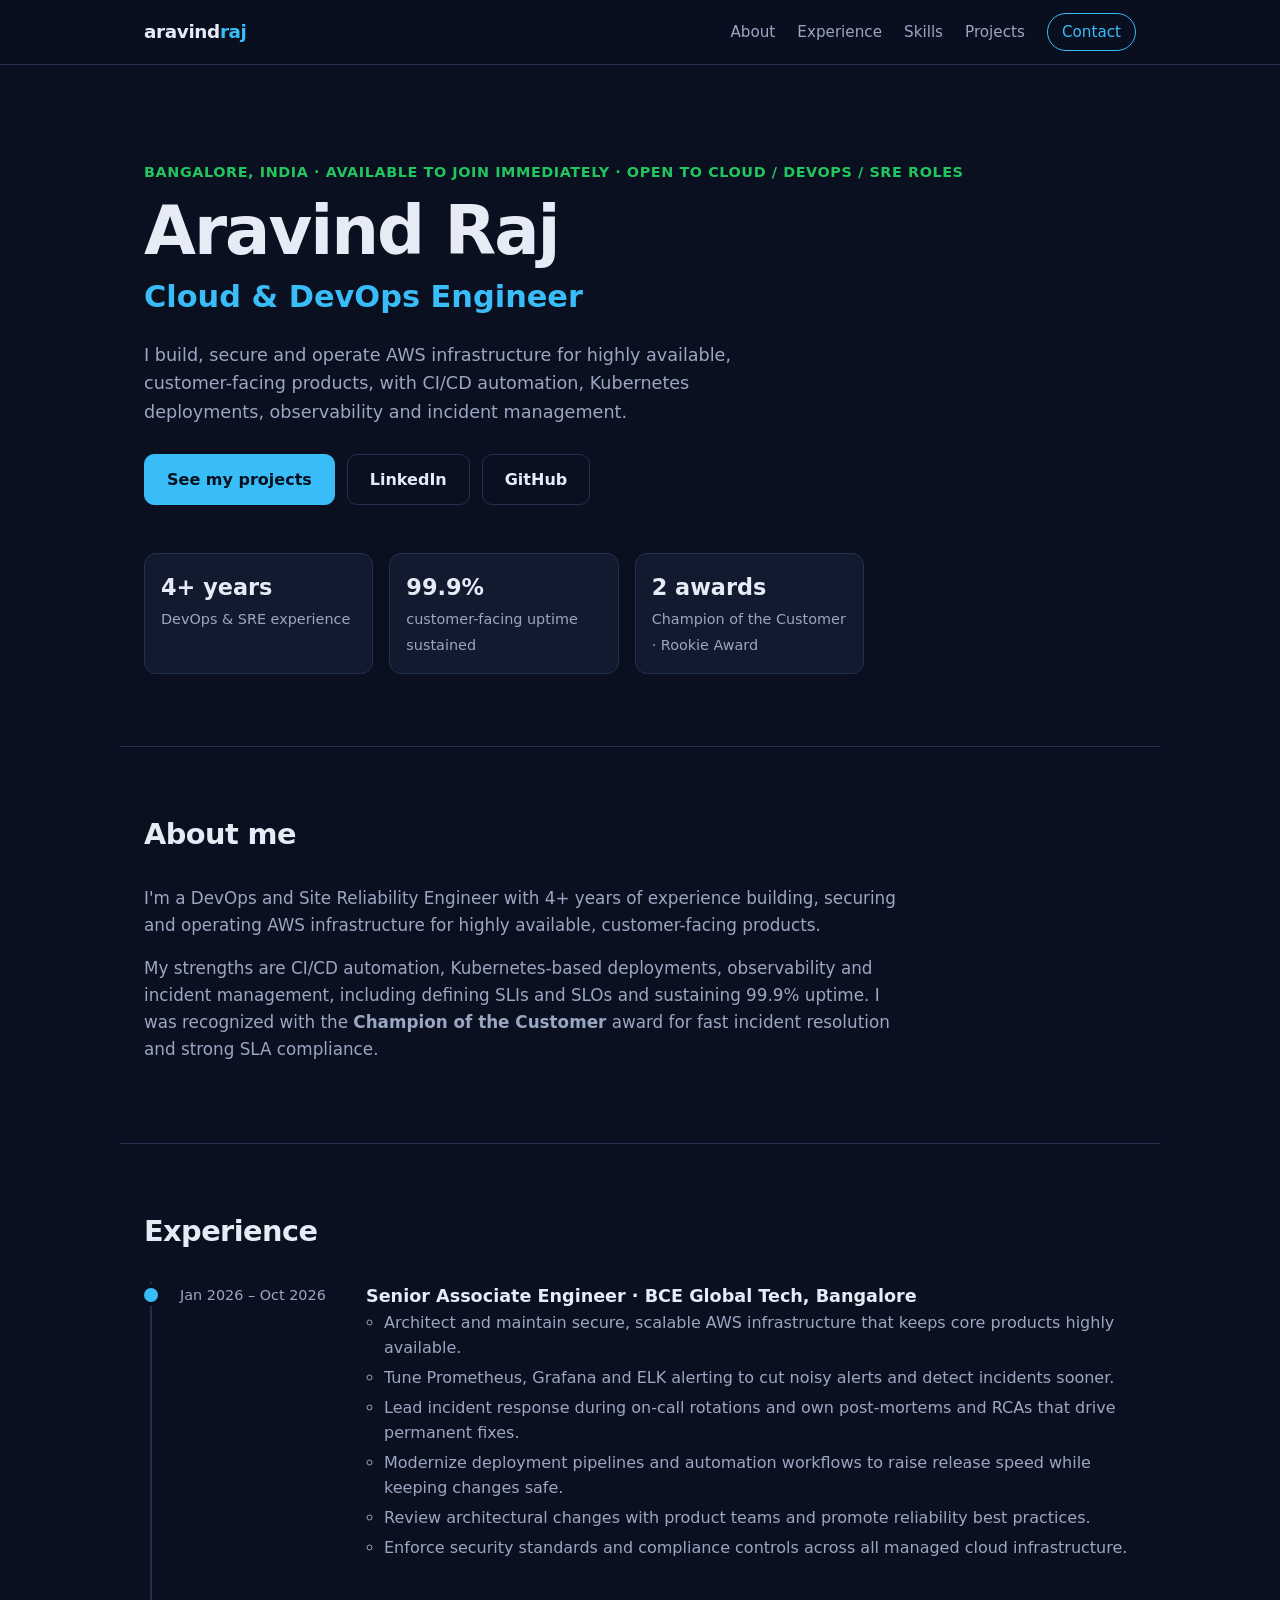
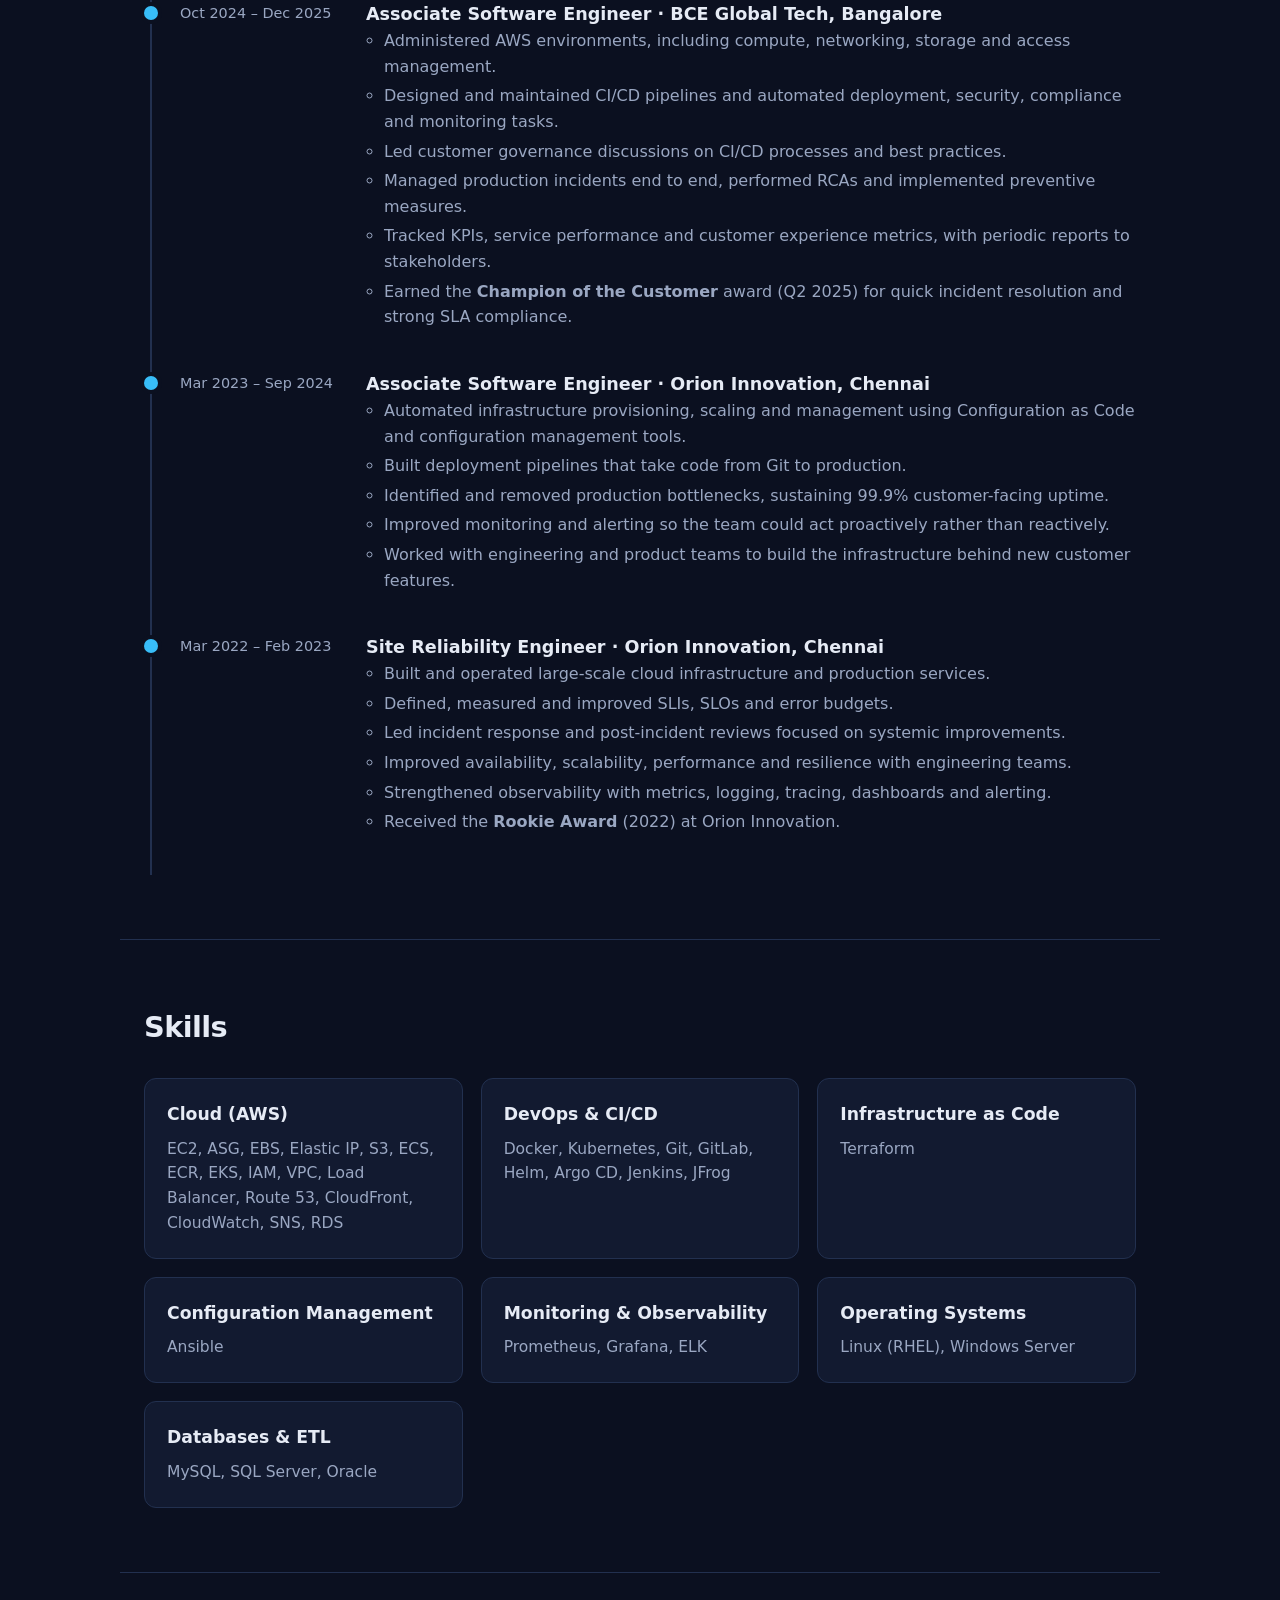
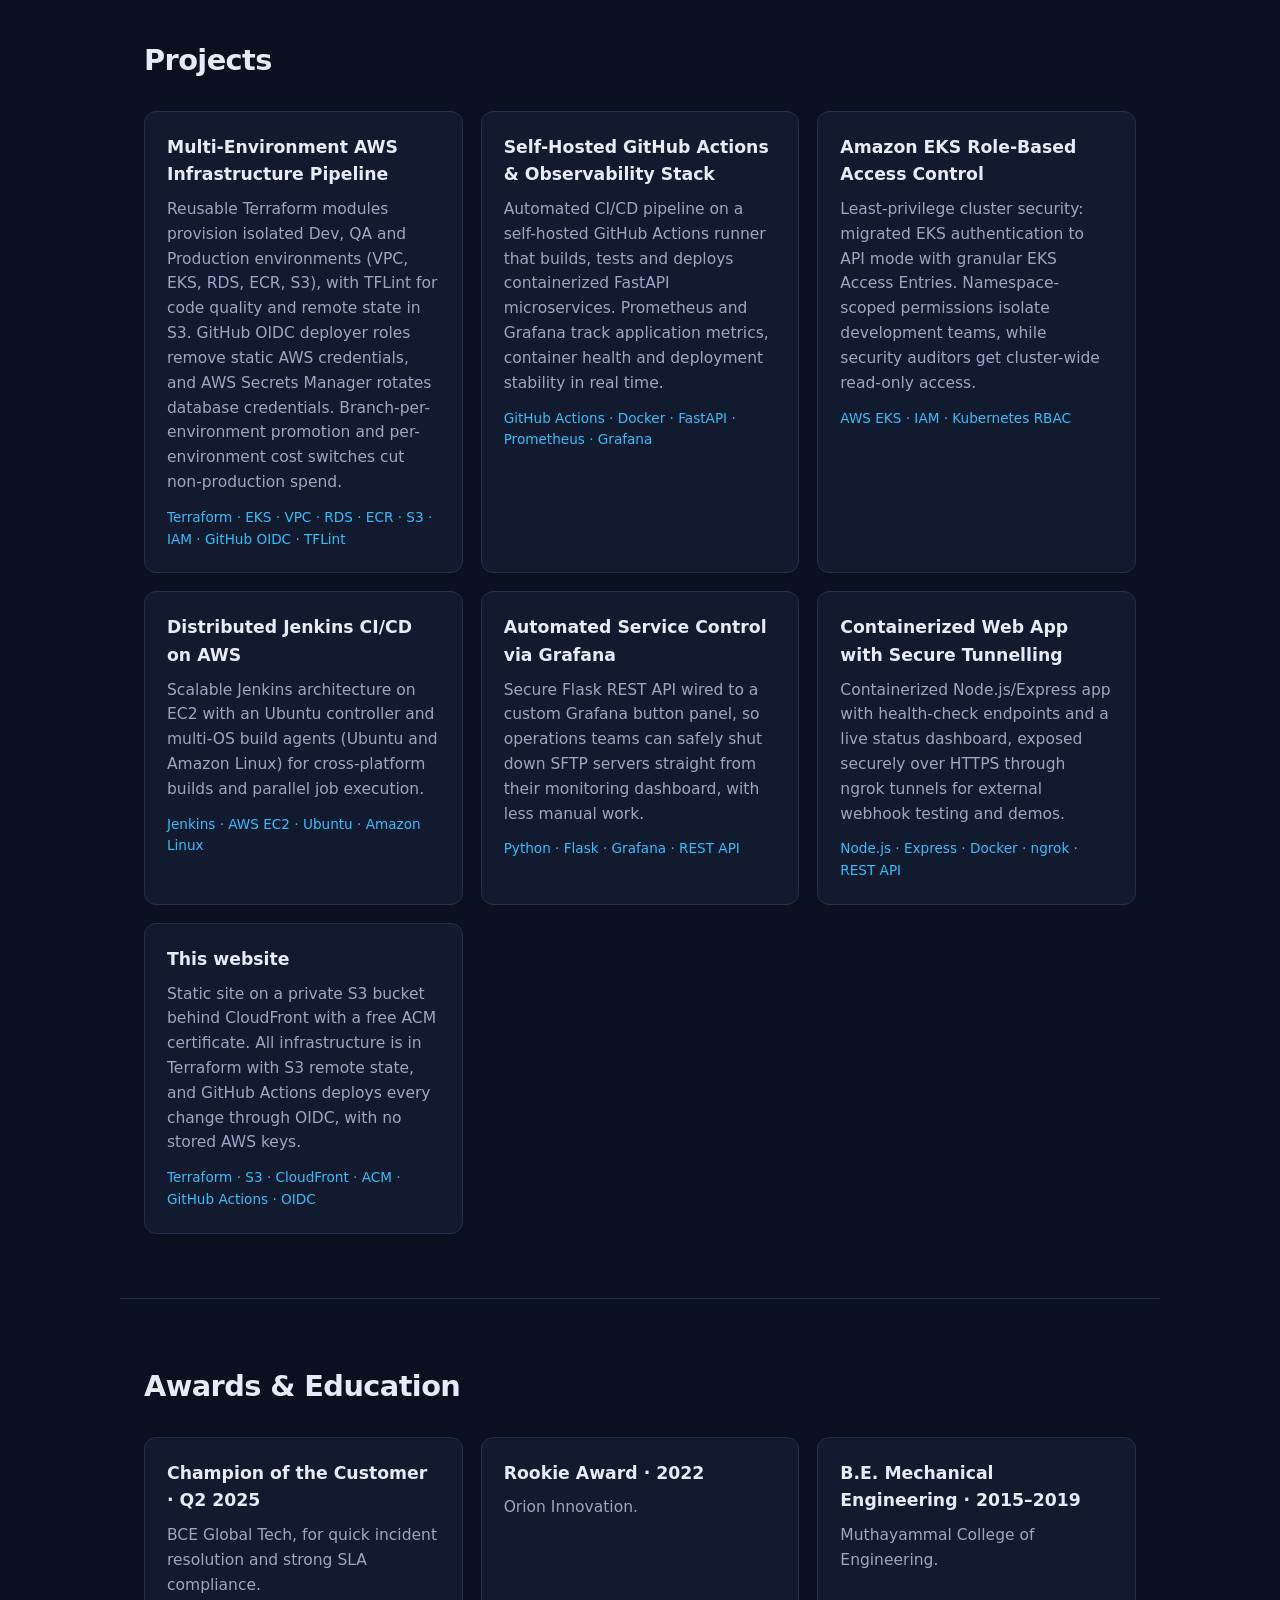
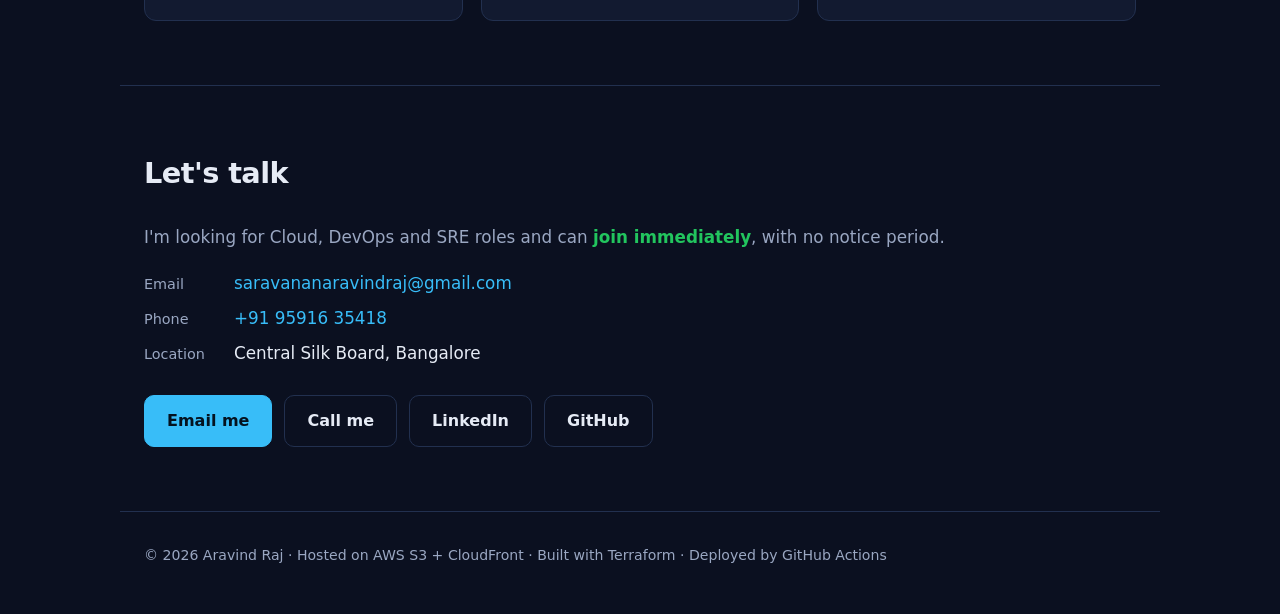
<file: site/index.html>
<!DOCTYPE html>
<html lang="en">
<head>
  <meta charset="UTF-8">
  <meta name="viewport" content="width=device-width, initial-scale=1.0">
  <title>Aravind Raj | Cloud &amp; DevOps Engineer</title>
  <meta name="description" content="Aravind Raj - Cloud/DevOps and Site Reliability Engineer in Bangalore with 4+ years building, securing and operating AWS infrastructure. Kubernetes, Terraform, CI/CD, observability.">
  <link rel="stylesheet" href="style.css">
</head>
<body>
  <header class="nav">
    <div class="wrap nav-inner">
      <a href="#top" class="logo">aravind<span>raj</span></a>
      <nav>
        <a href="#about">About</a>
        <a href="#experience">Experience</a>
        <a href="#skills">Skills</a>
        <a href="#projects">Projects</a>
        <a href="#contact" class="btn-sm">Contact</a>
      </nav>
    </div>
  </header>

  <main id="top">
    <section class="hero wrap">
      <p class="eyebrow">Bangalore, India &middot; Available to join immediately &middot; Open to Cloud / DevOps / SRE roles</p>
      <h1>Aravind Raj</h1>
      <h2>Cloud &amp; DevOps Engineer</h2>
      <p class="lead">I build, secure and operate AWS infrastructure for highly available, customer-facing products,
        with CI/CD automation, Kubernetes deployments, observability and incident management.</p>
      <div class="cta">
        <a class="btn" href="#projects">See my projects</a>
        <a class="btn ghost" href="https://www.linkedin.com/in/aravindrajsaravanan" target="_blank" rel="noopener">LinkedIn</a>
        <a class="btn ghost" href="https://github.com/aravindrajsaravanan" target="_blank" rel="noopener">GitHub</a>
      </div>
      <ul class="stats">
        <li><strong>4+ years</strong><span>DevOps &amp; SRE experience</span></li>
        <li><strong>99.9%</strong><span>customer-facing uptime sustained</span></li>
        <li><strong>2 awards</strong><span>Champion of the Customer &middot; Rookie Award</span></li>
      </ul>
    </section>

    <section id="about" class="wrap section">
      <h3 class="title">About me</h3>
      <div class="about">
        <p>I'm a DevOps and Site Reliability Engineer with 4+ years of experience building, securing and operating
          AWS infrastructure for highly available, customer-facing products.</p>
        <p>My strengths are CI/CD automation, Kubernetes-based deployments, observability and incident management,
          including defining SLIs and SLOs and sustaining 99.9% uptime. I was recognized with the
          <strong>Champion of the Customer</strong> award for fast incident resolution and strong SLA compliance.</p>
      </div>
    </section>

    <section id="experience" class="wrap section">
      <h3 class="title">Experience</h3>
      <ol class="timeline">
        <li>
          <div class="when">Jan 2026 &ndash; Oct 2026</div>
          <div class="what">
            <h4>Senior Associate Engineer &middot; BCE Global Tech, Bangalore</h4>
            <ul>
              <li>Architect and maintain secure, scalable AWS infrastructure that keeps core products highly available.</li>
              <li>Tune Prometheus, Grafana and ELK alerting to cut noisy alerts and detect incidents sooner.</li>
              <li>Lead incident response during on-call rotations and own post-mortems and RCAs that drive permanent fixes.</li>
              <li>Modernize deployment pipelines and automation workflows to raise release speed while keeping changes safe.</li>
              <li>Review architectural changes with product teams and promote reliability best practices.</li>
              <li>Enforce security standards and compliance controls across all managed cloud infrastructure.</li>
            </ul>
          </div>
        </li>
        <li>
          <div class="when">Oct 2024 &ndash; Dec 2025</div>
          <div class="what">
            <h4>Associate Software Engineer &middot; BCE Global Tech, Bangalore</h4>
            <ul>
              <li>Administered AWS environments, including compute, networking, storage and access management.</li>
              <li>Designed and maintained CI/CD pipelines and automated deployment, security, compliance and monitoring tasks.</li>
              <li>Led customer governance discussions on CI/CD processes and best practices.</li>
              <li>Managed production incidents end to end, performed RCAs and implemented preventive measures.</li>
              <li>Tracked KPIs, service performance and customer experience metrics, with periodic reports to stakeholders.</li>
              <li>Earned the <strong>Champion of the Customer</strong> award (Q2 2025) for quick incident resolution and strong SLA compliance.</li>
            </ul>
          </div>
        </li>
        <li>
          <div class="when">Mar 2023 &ndash; Sep 2024</div>
          <div class="what">
            <h4>Associate Software Engineer &middot; Orion Innovation, Chennai</h4>
            <ul>
              <li>Automated infrastructure provisioning, scaling and management using Configuration as Code and configuration management tools.</li>
              <li>Built deployment pipelines that take code from Git to production.</li>
              <li>Identified and removed production bottlenecks, sustaining 99.9% customer-facing uptime.</li>
              <li>Improved monitoring and alerting so the team could act proactively rather than reactively.</li>
              <li>Worked with engineering and product teams to build the infrastructure behind new customer features.</li>
            </ul>
          </div>
        </li>
        <li>
          <div class="when">Mar 2022 &ndash; Feb 2023</div>
          <div class="what">
            <h4>Site Reliability Engineer &middot; Orion Innovation, Chennai</h4>
            <ul>
              <li>Built and operated large-scale cloud infrastructure and production services.</li>
              <li>Defined, measured and improved SLIs, SLOs and error budgets.</li>
              <li>Led incident response and post-incident reviews focused on systemic improvements.</li>
              <li>Improved availability, scalability, performance and resilience with engineering teams.</li>
              <li>Strengthened observability with metrics, logging, tracing, dashboards and alerting.</li>
              <li>Received the <strong>Rookie Award</strong> (2022) at Orion Innovation.</li>
            </ul>
          </div>
        </li>
      </ol>
    </section>

    <section id="skills" class="wrap section">
      <h3 class="title">Skills</h3>
      <div class="skills">
        <div class="card"><h4>Cloud (AWS)</h4><p>EC2, ASG, EBS, Elastic IP, S3, ECS, ECR, EKS, IAM, VPC, Load Balancer, Route 53, CloudFront, CloudWatch, SNS, RDS</p></div>
        <div class="card"><h4>DevOps &amp; CI/CD</h4><p>Docker, Kubernetes, Git, GitLab, Helm, Argo CD, Jenkins, JFrog</p></div>
        <div class="card"><h4>Infrastructure as Code</h4><p>Terraform</p></div>
        <div class="card"><h4>Configuration Management</h4><p>Ansible</p></div>
        <div class="card"><h4>Monitoring &amp; Observability</h4><p>Prometheus, Grafana, ELK</p></div>
        <div class="card"><h4>Operating Systems</h4><p>Linux (RHEL), Windows Server</p></div>
        <div class="card"><h4>Databases &amp; ETL</h4><p>MySQL, SQL Server, Oracle</p></div>
      </div>
    </section>

    <section id="projects" class="wrap section">
      <h3 class="title">Projects</h3>
      <div class="projects">
        <article class="card">
          <h4>Multi-Environment AWS Infrastructure Pipeline</h4>
          <p>Reusable Terraform modules provision isolated Dev, QA and Production environments (VPC, EKS, RDS, ECR, S3), with TFLint for code quality and remote state in S3. GitHub OIDC deployer roles remove static AWS credentials, and AWS Secrets Manager rotates database credentials. Branch-per-environment promotion and per-environment cost switches cut non-production spend.</p>
          <p class="tags">Terraform &middot; EKS &middot; VPC &middot; RDS &middot; ECR &middot; S3 &middot; IAM &middot; GitHub OIDC &middot; TFLint</p>
        </article>
        <article class="card">
          <h4>Self-Hosted GitHub Actions &amp; Observability Stack</h4>
          <p>Automated CI/CD pipeline on a self-hosted GitHub Actions runner that builds, tests and deploys containerized FastAPI microservices. Prometheus and Grafana track application metrics, container health and deployment stability in real time.</p>
          <p class="tags">GitHub Actions &middot; Docker &middot; FastAPI &middot; Prometheus &middot; Grafana</p>
        </article>
        <article class="card">
          <h4>Amazon EKS Role-Based Access Control</h4>
          <p>Least-privilege cluster security: migrated EKS authentication to API mode with granular EKS Access Entries. Namespace-scoped permissions isolate development teams, while security auditors get cluster-wide read-only access.</p>
          <p class="tags">AWS EKS &middot; IAM &middot; Kubernetes RBAC</p>
        </article>
        <article class="card">
          <h4>Distributed Jenkins CI/CD on AWS</h4>
          <p>Scalable Jenkins architecture on EC2 with an Ubuntu controller and multi-OS build agents (Ubuntu and Amazon Linux) for cross-platform builds and parallel job execution.</p>
          <p class="tags">Jenkins &middot; AWS EC2 &middot; Ubuntu &middot; Amazon Linux</p>
        </article>
        <article class="card">
          <h4>Automated Service Control via Grafana</h4>
          <p>Secure Flask REST API wired to a custom Grafana button panel, so operations teams can safely shut down SFTP servers straight from their monitoring dashboard, with less manual work.</p>
          <p class="tags">Python &middot; Flask &middot; Grafana &middot; REST API</p>
        </article>
        <article class="card">
          <h4>Containerized Web App with Secure Tunnelling</h4>
          <p>Containerized Node.js/Express app with health-check endpoints and a live status dashboard, exposed securely over HTTPS through ngrok tunnels for external webhook testing and demos.</p>
          <p class="tags">Node.js &middot; Express &middot; Docker &middot; ngrok &middot; REST API</p>
        </article>
        <article class="card">
          <h4>This website</h4>
          <p>Static site on a private S3 bucket behind CloudFront with a free ACM certificate. All infrastructure is in Terraform with S3 remote state, and GitHub Actions deploys every change through OIDC, with no stored AWS keys.</p>
          <p class="tags">Terraform &middot; S3 &middot; CloudFront &middot; ACM &middot; GitHub Actions &middot; OIDC</p>
        </article>
      </div>
    </section>

    <section id="awards" class="wrap section">
      <h3 class="title">Awards &amp; Education</h3>
      <div class="skills">
        <div class="card"><h4>Champion of the Customer &middot; Q2 2025</h4><p>BCE Global Tech, for quick incident resolution and strong SLA compliance.</p></div>
        <div class="card"><h4>Rookie Award &middot; 2022</h4><p>Orion Innovation.</p></div>
        <div class="card"><h4>B.E. Mechanical Engineering &middot; 2015&ndash;2019</h4><p>Muthayammal College of Engineering.</p></div>
      </div>
    </section>

    <section id="contact" class="wrap section contact">
      <h3 class="title">Let's talk</h3>
      <p>I'm looking for Cloud, DevOps and SRE roles and can <strong>join immediately</strong>, with no notice period.</p>
      <ul class="contact-list">
        <li><span>Email</span><a href="mailto:saravananaravindraj@gmail.com">saravananaravindraj@gmail.com</a></li>
        <li><span>Phone</span><a href="tel:+919591635418">+91 95916 35418</a></li>
        <li><span>Location</span>Central Silk Board, Bangalore</li>
      </ul>
      <div class="cta">
        <a class="btn" href="mailto:saravananaravindraj@gmail.com">Email me</a>
        <a class="btn ghost" href="tel:+919591635418">Call me</a>
        <a class="btn ghost" href="https://www.linkedin.com/in/aravindrajsaravanan" target="_blank" rel="noopener">LinkedIn</a>
        <a class="btn ghost" href="https://github.com/aravindrajsaravanan" target="_blank" rel="noopener">GitHub</a>
      </div>
    </section>
  </main>

  <footer class="wrap footer">
    <p>&copy; 2026 Aravind Raj &middot; Hosted on AWS S3 + CloudFront &middot; Built with Terraform &middot; Deployed by GitHub Actions</p>
  </footer>
</body>
</html>
</file>
<file: site/style.css>
:root {
  --bg: #0b1020;
  --panel: #121a30;
  --line: #22304f;
  --text: #e6ebf5;
  --muted: #9aa7c2;
  --accent: #38bdf8;
  --accent-2: #22c55e;
  --radius: 12px;
}

* { box-sizing: border-box; margin: 0; padding: 0; }
html { scroll-behavior: smooth; }
body {
  font-family: system-ui, -apple-system, "Segoe UI", Roboto, sans-serif;
  background: var(--bg);
  color: var(--text);
  line-height: 1.6;
}
a { color: var(--accent); text-decoration: none; }
a:hover { text-decoration: underline; }
.wrap { max-width: 1040px; margin: 0 auto; padding: 0 24px; }

/* Nav */
.nav {
  position: sticky; top: 0; z-index: 10;
  background: rgba(11, 16, 32, .85);
  backdrop-filter: blur(8px);
  border-bottom: 1px solid var(--line);
}
.nav-inner { display: flex; align-items: center; justify-content: space-between; height: 64px; }
.logo { font-weight: 800; font-size: 1.15rem; color: var(--text); letter-spacing: -.02em; }
.logo span { color: var(--accent); }
.nav nav { display: flex; gap: 22px; align-items: center; }
.nav nav a { color: var(--muted); font-size: .95rem; }
.nav nav a:hover { color: var(--text); text-decoration: none; }
.btn-sm { border: 1px solid var(--accent); color: var(--accent) !important; padding: 6px 14px; border-radius: 999px; }

/* Hero */
.hero { padding: 96px 24px 72px; }
.eyebrow { color: var(--accent-2); font-weight: 600; font-size: .9rem; letter-spacing: .04em; text-transform: uppercase; }
.hero h1 { font-size: clamp(2.6rem, 6vw, 4.2rem); line-height: 1.05; letter-spacing: -.03em; margin-top: 12px; }
.hero h2 { font-size: clamp(1.3rem, 3vw, 1.9rem); color: var(--accent); font-weight: 600; margin-top: 6px; }
.lead { max-width: 640px; color: var(--muted); font-size: 1.1rem; margin-top: 20px; }
.cta { display: flex; flex-wrap: wrap; gap: 12px; margin-top: 28px; }
.btn {
  display: inline-block; background: var(--accent); color: #04121f; font-weight: 700;
  padding: 12px 22px; border-radius: 10px; border: 1px solid var(--accent);
}
.btn:hover { text-decoration: none; filter: brightness(1.1); }
.btn.ghost { background: transparent; color: var(--text); border-color: var(--line); }
.btn.ghost:hover { border-color: var(--accent); }
.stats { list-style: none; display: grid; grid-template-columns: repeat(3, 1fr); gap: 16px; margin-top: 48px; max-width: 720px; }
.stats li { background: var(--panel); border: 1px solid var(--line); border-radius: var(--radius); padding: 16px; }
.stats strong { display: block; font-size: 1.4rem; color: var(--text); }
.stats span { color: var(--muted); font-size: .9rem; }

/* Sections */
.section { padding: 64px 24px; border-top: 1px solid var(--line); }
.title { font-size: 1.8rem; letter-spacing: -.02em; margin-bottom: 28px; }
.about p { color: var(--muted); max-width: 760px; margin-bottom: 16px; font-size: 1.05rem; }

/* Timeline */
.timeline { list-style: none; border-left: 2px solid var(--line); margin-left: 6px; }
.timeline > li { position: relative; padding: 0 0 36px 28px; display: grid; grid-template-columns: 170px 1fr; gap: 16px; }
.timeline > li::before {
  content: ""; position: absolute; left: -8px; top: 6px; width: 14px; height: 14px;
  border-radius: 50%; background: var(--accent); box-shadow: 0 0 0 4px var(--bg);
}
.when { color: var(--muted); font-size: .9rem; padding-top: 2px; }
.what h4 { font-size: 1.1rem; }
.proj { color: var(--accent-2); font-size: .92rem; margin: 2px 0 8px; }
.what ul { padding-left: 18px; color: var(--muted); }
.what li { margin-bottom: 4px; }

/* Cards */
.skills, .projects { display: grid; grid-template-columns: repeat(auto-fill, minmax(290px, 1fr)); gap: 18px; }
.card { background: var(--panel); border: 1px solid var(--line); border-radius: var(--radius); padding: 22px; transition: border-color .2s, transform .2s; }
.card:hover { border-color: var(--accent); transform: translateY(-2px); }
.card h4 { font-size: 1.08rem; margin-bottom: 8px; }
.card p { color: var(--muted); font-size: .97rem; }
.card .tags { color: var(--accent); font-size: .85rem; margin-top: 12px; }
.card a { display: inline-block; margin-top: 10px; font-weight: 600; font-size: .92rem; }

/* Contact + footer */
.contact p { color: var(--muted); font-size: 1.05rem; }
.contact p strong { color: var(--accent-2); }
.contact-list { list-style: none; margin-top: 20px; display: grid; gap: 8px; }
.contact-list li { font-size: 1.05rem; }
.contact-list span { display: inline-block; width: 90px; color: var(--muted); font-size: .9rem; }
.footer { padding: 32px 24px 48px; border-top: 1px solid var(--line); color: var(--muted); font-size: .88rem; }

/* 404 */
.notfound { min-height: 80vh; display: flex; flex-direction: column; justify-content: center; }
.notfound h1 { font-size: 4rem; color: var(--accent); }

@media (max-width: 720px) {
  .nav nav a:not(.btn-sm) { display: none; }
  .hero { padding-top: 64px; }
  .stats { grid-template-columns: 1fr; }
  .timeline > li { grid-template-columns: 1fr; gap: 4px; }
}
</file>
